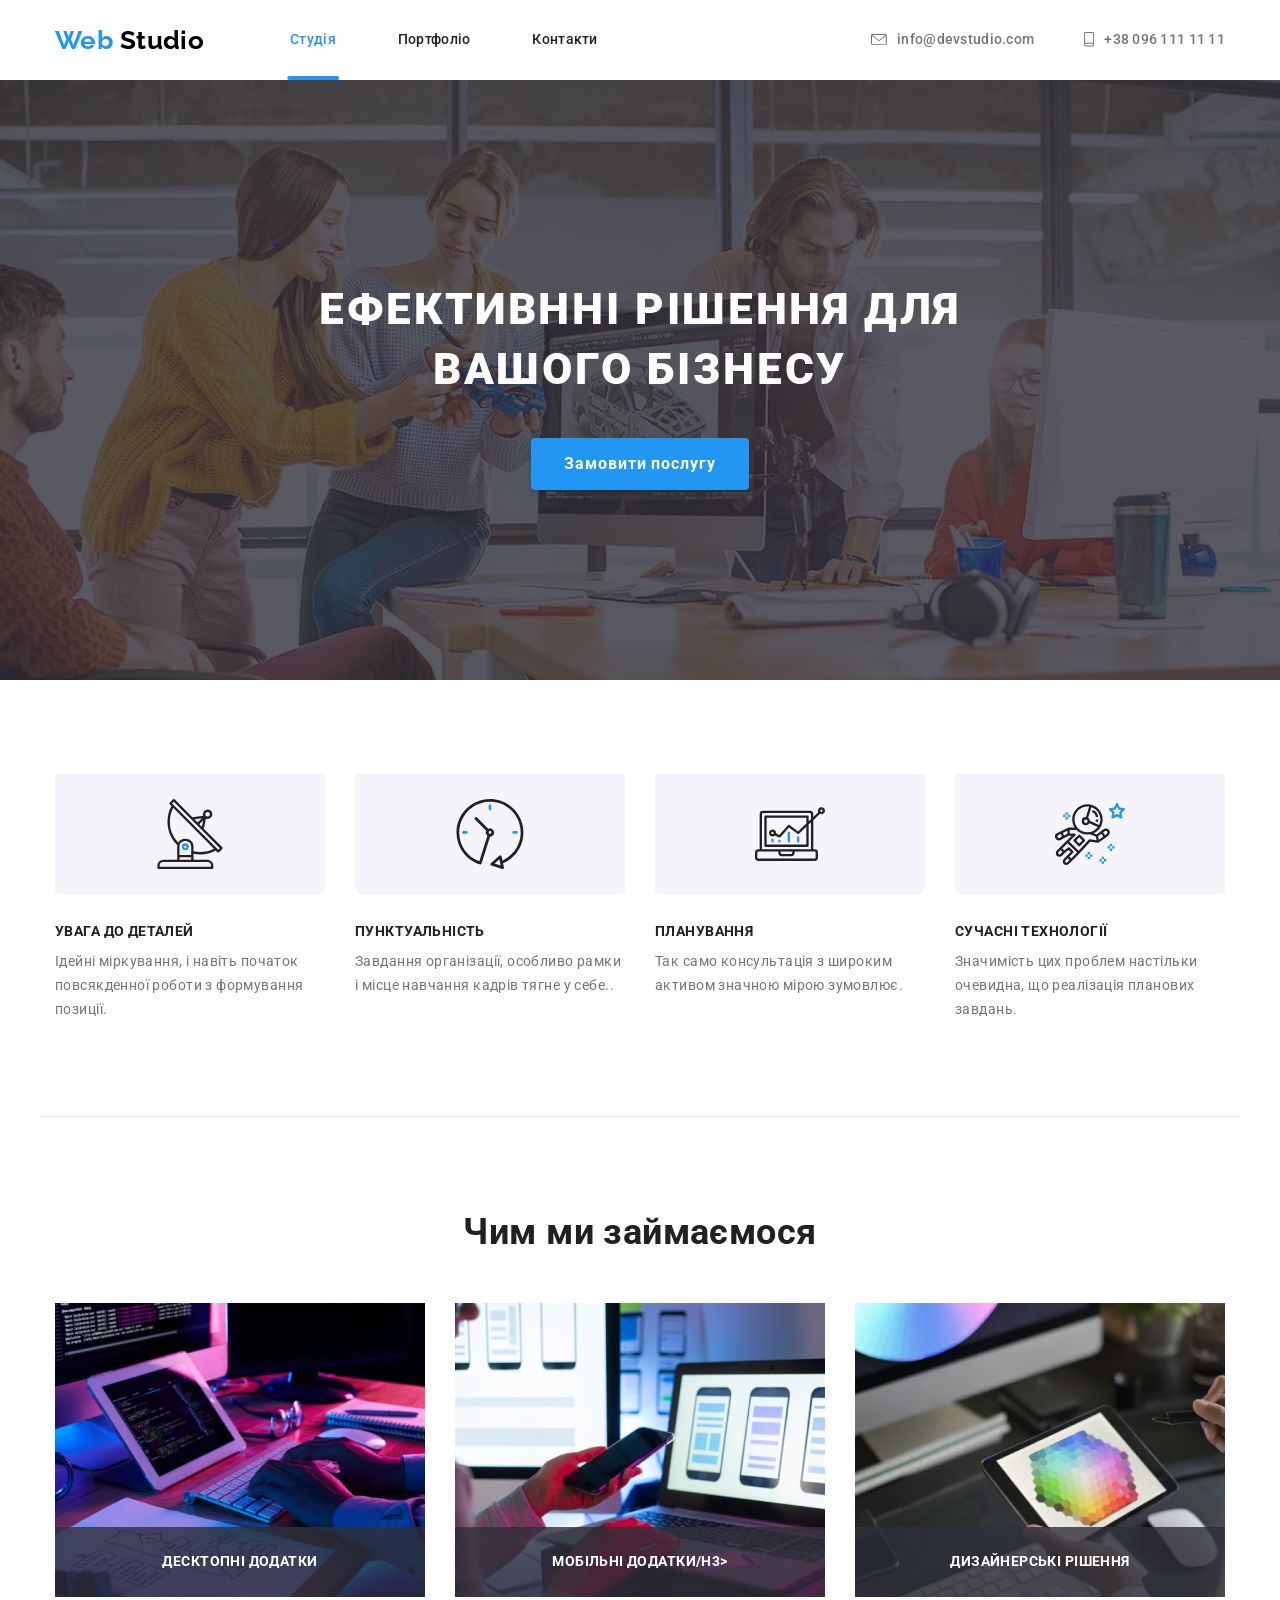
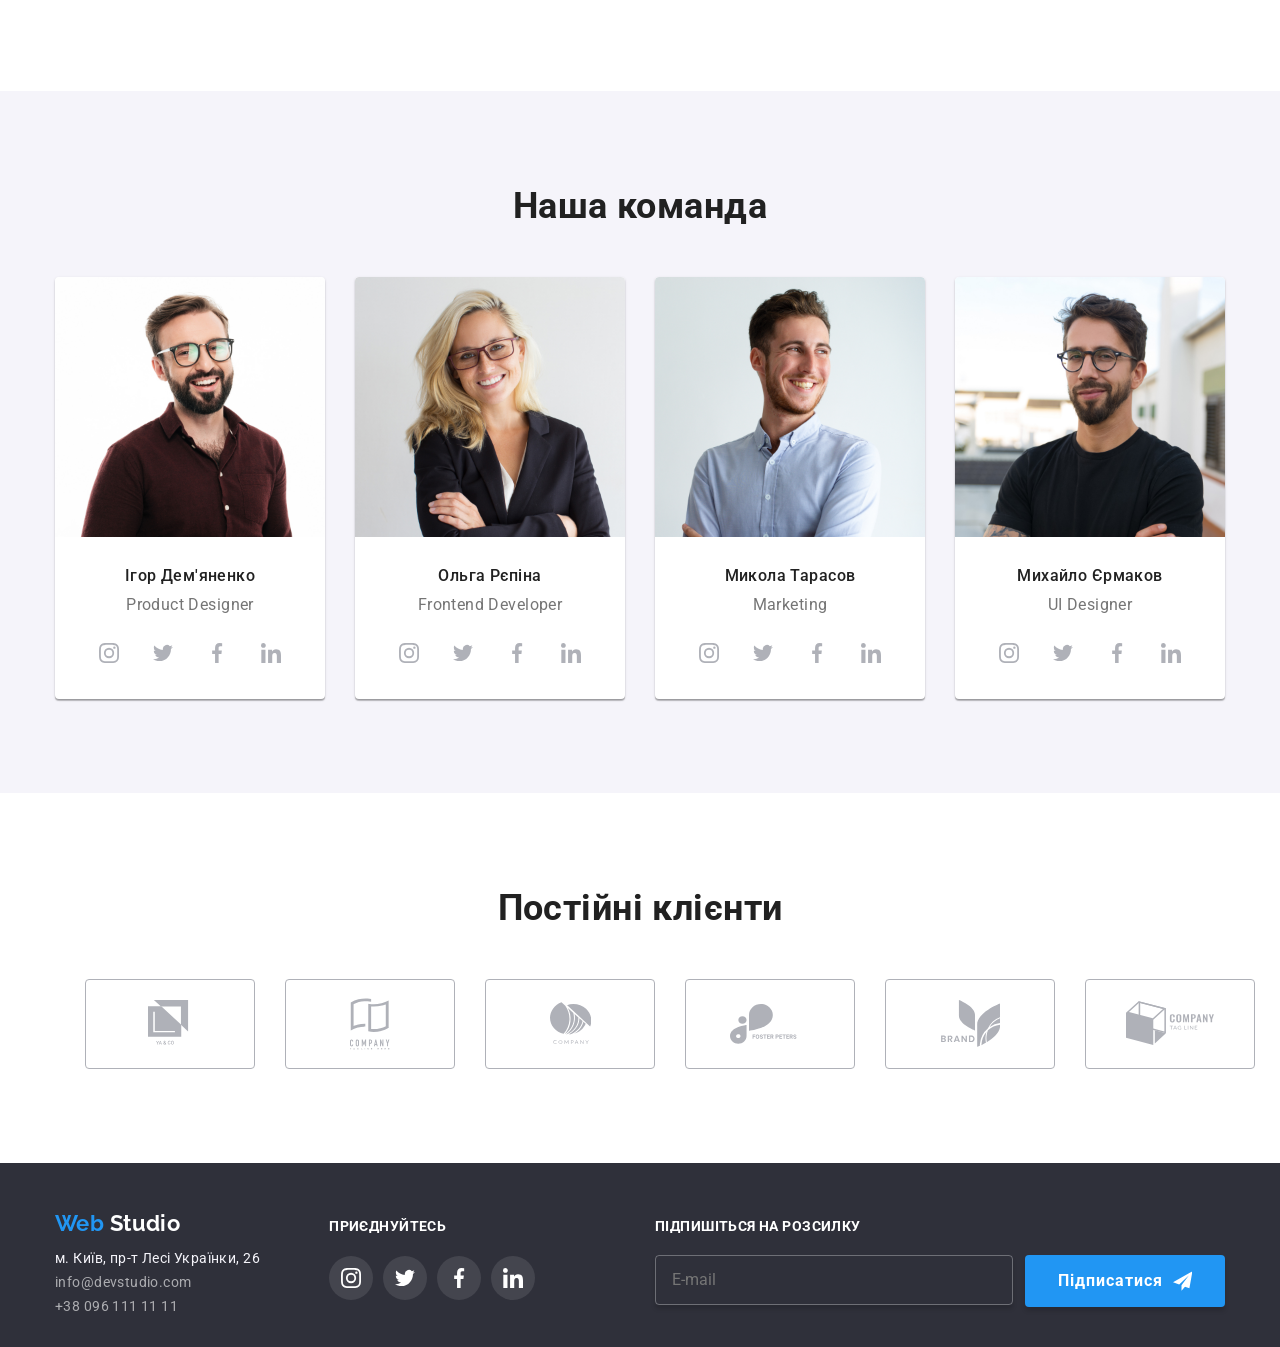
<file: index.html>
<!DOCTYPE html>
<html lang="uk">
  <head>
    <meta charset="UTF-8" />
    <meta name="viewport" content="width=device-width, initial-scale=1.0" />
    <title>Web Studio</title>
    <link
      href="https://fonts.googleapis.com/css2?family=Raleway:wght@700&family=Roboto:wght@400;500;700;900&display=swap"
      rel="stylesheet"
    />
    <link
      rel="stylesheet"
      href="https://cdnjs.cloudflare.com/ajax/libs/modern-normalize/0.6.0/modern-normalize.min.css"
    />
    <link rel="stylesheet" href="./css/common.css" />
    <link rel="stylesheet" href="./css/studio.css" />
  </head>
  <body>
    <!-- Шапка сторінки -->
    <header class="page-header">
      <div class="header-flex container">
        <nav class="nav-main">
          <a class="logo" href="./index.html"> <span>Web</span> Studio </a>
          <ul class="menu-list">
            <li class="item">
              <a class="menu-link current" href="./index.html">Студія</a>
            </li>
            <li class="item">
              <a class="menu-link" href="./portfolio.html">Портфоліо</a>
            </li>
            <li class="item">
              <a class="menu-link" href="#">Контакти</a>
            </li>
          </ul>
        </nav>
        <ul class="menu-contacts">
          <li class="item">
            <a class="contact-item" href="mailto:info@devstudio.com">
              <svg class="item-icon" width="16" height="11">
                <use href="./images/sprite.svg#icon-envelope"></use>
              </svg>
              info@devstudio.com
            </a>
          </li>
          <li class="item">
            <a class="contact-item" href="tel:380961111111">
              <svg class="item-icon" width="10" height="15">
                <use href="./images/sprite.svg#icon-telephone"></use>
              </svg>
              +38 096 111 11 11
            </a>
          </li>
        </ul>
      </div>
    </header>

    <!--Основний контент-->
    <main>
      <!-- Герой -->
      <section class="hero">
        <h1>ефективнні рішення для вашого бізнесу</h1>
        <button class="link-button" data-modal-open
          >Замовити послугу</button>
          
        <div class="backdrop is-hidden" data-modal>

          <div class="modal">

            <button class="modal-close" data-modal-close>
              <svg class="icon-md-close" width="11" height="11">
                <use href="./images/sprite.svg#icon-md-close">
                </use>
              </svg>
            </button>

            <b class="modal-title">
              Залиште свої дані, ми вам передзвонимо
            </b>

            <form class="modal-form" autocomplete="off">

              <ul class="modal-list-form">
                <li class="modal-field-item">
                  <input class="textfield" type="text" name="name" id="name" placeholder=" "/>
                  <label class=form-label for="name">Ім'я</label>
                  <svg class="form-icon" width="18" height="18">
                    <use href="./images/sprite.svg#icon-person"></use>
                  </svg>
                </li>
                <li class="modal-field-item">
                  <input class="textfield" type="tel" name="tel" id="tel" placeholder=" "/> 
                  <label class=form-label for="tel">Телефон</label>
                  <svg class="form-icon" width="18" height="18">
                    <use href="./images/sprite.svg#icon-phone"></use>
                  </svg>
                </li>
                <li class="modal-field-item">
                  <input class="textfield" type="email" name="email" id="mail" placeholder=" "/>
                  <label class=form-label for="mail">Пошта</label>
                  <svg class="form-icon" width="18" height="18">
                    <use href="./images/sprite.svg#icon-email"></use>
                  </svg>
                </li>
                <div class="comment-field">
                  <textarea class="comment" name="comment" id="comment" rows="8" placeholder=" "></textarea>
                  <label class=comment-label for="comment">Коментар</label>
                </div>
              </ul> 
            
              <label class="modal-consent">
              <input class="modal-checkbox" type="checkbox" name="policy">
              <span class="checkbox-icon"></span>
              <span>Погоджуюсь з розсилкою та приймаю умови договору <a class="modal-link-consent" href="#"> Умови договору</a></span>
              </label>
                
              <button class="link-button" type="submit">Відправити</button>

            </form>
          </div>
        </div>
      </section>

      <!--Студія-->
      <section class="benefits">
        <div class="container">
          <h2 class="visually-hidden">Наші переваги</h2>
          <ul class="benefits-list">
            <li class="item">
              <svg class="benefit-icon" width="70" height="70">
                <use href="./images/sprite.svg#icon-antena"></use>
              </svg>
              <h3>УВАГА ДО ДЕТАЛЕЙ</h3>
              <p>
                Ідейні міркування, і навіть початок повсякденної роботи з формування позиції.
              </p>
            </li>
            <li class="item">
              <svg class="benefit-icon" width="70" height="70">
                <use href="./images/sprite.svg#icon-clock"></use>
              </svg>
              <h3>ПУНКТУАЛЬНІСТЬ</h3>
              <p>
                Завдання організації, особливо рамки і місце навчання кадрів тягне у себе..
              </p>
            </li>
            <li class="item">
              <svg class="benefit-icon" width="70" height="70">
                <use href="./images/sprite.svg#icon-diagram"></use>
              </svg>
              <h3>ПЛАНУВАННЯ</h3>
              <p>
                Так само консультація з широким активом значною мірою зумовлює.
              </p>
            </li>
            <li class="item">
              <svg class="benefit-icon" width="70" height="70">
                <use href="./images/sprite.svg#icon-astronaut"></use>
              </svg>
              <h3>СУЧАСНІ ТЕХНОЛОГІЇ</h3>
              <p>
                Значимість цих проблем настільки очевидна, що реалізація планових завдань.
              </p>
            </li>
          </ul>
        </div>
      </section>

      <!--Розробки-->
      <section class="services">
        <div class="container">
          <h2>Чим ми займаємося</h2>
          <ul class="services-list">
            <li class="item">
              <img
                class="service-photo"
                src="./images/Operation/20141003144407.png"
                alt="Картинка Рабочего стола компьютера"
                width="370"
                height="294"
              />
              <h3>Десктопні додатки</h3>
            </li>
            <li class="item">
              <img
                class="service-photo"
                src="./images/Operation/stock-photo-cropped-shot-man-working-laptop.png"
                alt="Картинка экрана мобильного телефона"
                width="370"
                height="294"
              />
              <h3>Мобільні додатки/h3>
            </li>
            <li class="item">
              <img
                class="service-photo"
                src="./images/Operation/creative-graphic-designer-working-on-color-selection-and-drawing-on-graphics-tablet_28283-899.png"
                alt="Картинка Дизайнерских решений"
                width="370"
                height="294"
              />
              <h3>Дизайнерські рішення</h3>
            </li>
          </ul>
        </div>
      </section>

      <!--Наша команда-->
      <section class="team">
        <div class="container">
          <h2>Наша команда</h2>
          <ul class="team-list">
            <li class="member">
              <img
                class="team-photo"
                src="./images/Photo_Contacts/1.jpg"
                alt="Фото Джон Смит"
                width="270"
                height="260"
              />
              <h3>Ігор Дем'яненко</h3>
              <p>Product Designer</p>
              <ul class="socials-list">
                <li class="socials-item">
                  <a
                    class="socials-link"
                    href="#"
                    aria-label="Ссылка на Instagram"
                    target="_blank"
                  >
                    <svg class="socials-icon" width="20" height="20">
                      <use href="./images/sprite.svg#icon-instagram"></use>
                    </svg>
                    <span class="visually-hidden">Instagram</span>
                  </a>
                </li>
                <li class="socials-item">
                  <a
                    class="socials-link"
                    href="#"
                    aria-label="Ссылка на Twitter"
                    target="_blank"
                  >
                    <svg class="socials-icon" width="20" height="20">
                      <use href="./images/sprite.svg#icon-twitter"></use>
                    </svg>
                    <span class="visually-hidden">Twitter</span></a
                  >
                </li>
                <li class="socials-item">
                  <a
                    class="socials-link"
                    href="#"
                    aria-label="Ссылка на Facebook"
                    target="_blank"
                  >
                    <svg class="socials-icon" width="20" height="20">
                      <use href="./images/sprite.svg#icon-facebook"></use>
                    </svg>
                    <span class="visually-hidden">Facebook</span></a
                  >
                </li>
                <li class="socials-item">
                  <a
                    class="socials-link"
                    href="#"
                    aria-label="Ссылка на LinkedIn"
                    target="_blank"
                  >
                    <svg class="socials-icon" width="20" height="20">
                      <use href="./images/sprite.svg#icon-linkedin"></use>
                    </svg>
                    <span class="visually-hidden">LinkedIn</span></a
                  >
                </li>
              </ul>
            </li>
            <li class="member">
              <img
                class="team-photo"
                src="./images/Photo_Contacts/2.jpg"
                alt="Фото Марта Стюарт"
                width="270"
                height="260"
              />
              <h3>Ольга Рєпіна</h3>
              <p>Frontend Developer</p>
              <ul class="socials-list">
                <li class="socials-item">
                  <a
                    class="socials-link"
                    href="#"
                    aria-label="Ссылка на Instagram"
                    target="_blank"
                  >
                    <svg class="socials-icon" width="20" height="20">
                      <use href="./images/sprite.svg#icon-instagram"></use>
                    </svg>
                    <span class="visually-hidden">Instagram</span>
                  </a>
                </li>
                <li class="socials-item">
                  <a
                    class="socials-link"
                    href="#"
                    aria-label="Ссылка на Twitter"
                    target="_blank"
                  >
                    <svg class="socials-icon" width="20" height="20">
                      <use href="./images/sprite.svg#icon-twitter"></use>
                    </svg>
                    <span class="visually-hidden">Twitter</span></a
                  >
                </li>
                <li class="socials-item">
                  <a
                    class="socials-link"
                    href="#"
                    aria-label="Ссылка на Facebook"
                    target="_blank"
                  >
                    <svg class="socials-icon" width="20" height="20">
                      <use href="./images/sprite.svg#icon-facebook"></use>
                    </svg>
                    <span class="visually-hidden">Facebook</span></a
                  >
                </li>
                <li class="socials-item">
                  <a
                    class="socials-link"
                    href="#"
                    aria-label="Ссылка на LinkedIn"
                    target="_blank"
                  >
                    <svg class="socials-icon" width="20" height="20">
                      <use href="./images/sprite.svg#icon-linkedin"></use>
                    </svg>
                    <span class="visually-hidden">LinkedIn</span></a
                  >
                </li>
              </ul>
            </li>
            <li class="member">
              <img
                class="team-photo"
                src="./images/Photo_Contacts/3.jpg"
                alt="Фото Роберт Якис"
                width="270"
                height="260"
              />
              <h3>Микола Тарасов</h3>
              <p>Marketing</p>
              <ul class="socials-list">
                <li class="socials-item">
                  <a
                    class="socials-link"
                    href="#"
                    aria-label="Ссылка на Instagram"
                    target="_blank"
                  >
                    <svg class="socials-icon" width="20" height="20">
                      <use href="./images/sprite.svg#icon-instagram"></use>
                    </svg>
                    <span class="visually-hidden">Instagram</span>
                  </a>
                </li>
                <li class="socials-item">
                  <a
                    class="socials-link"
                    href="#"
                    aria-label="Ссылка на Twitter"
                    target="_blank"
                  >
                    <svg class="socials-icon" width="20" height="20">
                      <use href="./images/sprite.svg#icon-twitter"></use>
                    </svg>
                    <span class="visually-hidden">Twitter</span></a
                  >
                </li>
                <li class="socials-item">
                  <a
                    class="socials-link"
                    href="#"
                    aria-label="Ссылка на Facebook"
                    target="_blank"
                  >
                    <svg class="socials-icon" width="20" height="20">
                      <use href="./images/sprite.svg#icon-facebook"></use>
                    </svg>
                    <span class="visually-hidden">Facebook</span></a
                  >
                </li>
                <li class="socials-item">
                  <a
                    class="socials-link"
                    href="#"
                    aria-label="Ссылка на LinkedIn"
                    target="_blank"
                  >
                    <svg class="socials-icon" width="20" height="20">
                      <use href="./images/sprite.svg#icon-linkedin"></use>
                    </svg>
                    <span class="visually-hidden">LinkedIn</span></a
                  >
                </li>
              </ul>
            </li>
            <li class="member">
              <img
                class="team-photo"
                src="./images/Photo_Contacts/4.jpg"
                alt="Фото Мартин Дое"
                width="270"
                height="260"
              />
              <h3>Михайло Єрмаков</h3>
              <p>UI Designer</p>
              <ul class="socials-list">
                <li class="socials-item">
                  <a
                    class="socials-link"
                    href="#"
                    aria-label="Ссылка на Instagram"
                    target="_blank"
                  >
                    <svg class="socials-icon" width="20" height="20">
                      <use href="./images/sprite.svg#icon-instagram"></use>
                    </svg>
                    <span class="visually-hidden">Instagram</span>
                  </a>
                </li>
                <li class="socials-item">
                  <a
                    class="socials-link"
                    href="#"
                    aria-label="Ссылка на Twitter"
                    target="_blank"
                  >
                    <svg class="socials-icon" width="20" height="20">
                      <use href="./images/sprite.svg#icon-twitter"></use>
                    </svg>
                    <span class="visually-hidden">Twitter</span></a
                  >
                </li>
                <li class="socials-item">
                  <a
                    class="socials-link"
                    href="#"
                    aria-label="Ссылка на Facebook"
                    target="_blank"
                  >
                    <svg class="socials-icon" width="20" height="20">
                      <use href="./images/sprite.svg#icon-facebook"></use>
                    </svg>
                    <span class="visually-hidden">Facebook</span></a
                  >
                </li>
                <li class="socials-item">
                  <a
                    class="socials-link"
                    href=" №"
                    aria-label="Ссылка на LinkedIn"
                    target="_blank"
                  >
                    <svg class="socials-icon" width="20" height="20">
                      <use href="./images/sprite.svg#icon-linkedin"></use>
                    </svg>
                    <span class="visually-hidden">LinkedIn</span></a
                  >
                </li>
              </ul>
            </li>
          </ul>
        </div>
      </section>

      <!--Постійні клієнти-->
      <section class="customers">
        <div class="container">
          <h2>Постійні клієнти</h2>
          <ul class="customers-list">
            <li class="client-tittle">
              <a
                class="client-link"
                href="#"
                aria-label="Ссылка на Клиента1"
                target="_blank"
              >
                <svg class="client-icon" width="44" height="49">
                  <use href="./images/sprite.svg#icon-Client1"></use>
                </svg>
              </a>
            </li>
            <li class="client-tittle">
              <a
                class="client-link"
                href="#"
                aria-label="Ссылка на Клиента2"
                target="_blank"
              >
                <svg class="client-icon" width="40" height="52">
                  <use href="./images/sprite.svg#icon-Client2"></use>
                </svg>
              </a>
            </li>
            <li class="client-tittle">
              <a
                class="client-link"
                href="#"
                aria-label="Ссылка на Клиента3"
                target="_blank"
              >
                <svg class="client-icon" width="41" height="43">
                  <use href="./images/sprite.svg#icon-Client3"></use>
                </svg>
              </a>
            </li>
            <li class="client-tittle">
              <a
                class="client-link"
                href="#"
                aria-label="Ссылка на Клиента4"
                target="_blank"
              >
                <svg class="client-icon" width="80" height="42">
                  <use href="./images/sprite.svg#icon-Client4"></use>
                </svg>
              </a>
            </li>
            <li class="client-tittle">
              <a
                class="client-link"
                href="#"
                aria-label="Ссылка на Клиента5"
                target="_blank"
              >
                <svg class="client-icon" width="59" height="47">
                  <use href="./images/sprite.svg#icon-Client5"></use>
                </svg>
              </a>
            </li>
            <li class="client-tittle">
              <a
                class="client-link"
                href="#"
                aria-label="Ссылка на Клиента6"
                target="_blank"
              >
                <svg class="client-icon" width="88" height="45">
                  <use href="./images/sprite.svg#icon-Client6"></use>
                </svg>
              </a>
            </li>
          </ul>
        </div>
      </section>
    </main>

    <!-- Підвал -->

    <footer>
      <!--Контакти-->
      <div class="container footer-flex">
        <div class="footer-contacts">
          <h2 class="visually-hidden">Контакти студії</h2>
          <a class="logo" href="./index.html"> <span>Web</span> Studio </a>
          <address class="adress-location">
            м. Київ, пр-т Лесі Українки, 26
          </address>
          <address class="adress-contacts">
            <a class="item" href="mailto:info@devstudio.com"
              >info@devstudio.com</a
            >
            <br />
            <a class="item" href="tel:380961111111">+38 096 111 11 11</a>
          </address>
        </div>
        <!--Социальные сети-->
        <div class="socials">
          <h2 class="visually-hidden">Посилання на соціальні мережі студії</h2>
          <h3 class="title"><b>приєднуйтесь</b></h3>
          <ul class="socials-list">
            <li class="socials-item">
              <a
                class="socials-link"
                href="№"
                aria-label="Ссылка на Instagram"
                target="_blank"
              >
                <svg class="socials-icon" width="20" height="20">
                  <use href="./images/sprite.svg#icon-instagram"></use>
                </svg>
                <span class="visually-hidden">
                  Інстаграм
                </span>
              </a>
            </li>
            <li class="socials-item">
              <a
                class="socials-link"
                href="№"
                aria-label="Ссылка на Twitter"
                target="_blank"
              >
                <svg class="socials-icon" width="20" height="20">
                  <use href="./images/sprite.svg#icon-twitter"></use>
                </svg>
                <span class="visually-hidden">
                  Твіттер
                </span>
              </a>
            </li>
            <li class="socials-item">
              <a
                class="socials-link"
                href="№"
                aria-label="Ссылка на Facebook"
                target="_blank"
              >
                <svg class="socials-icon" width="20" height="20">
                  <use href="./images/sprite.svg#icon-facebook"></use>
                </svg>
                <span class="visually-hidden">
                  Фейсбук
                </span>
              </a>
            </li>
            <li class="socials-item">
              <a
                class="socials-link"
                href="№"
                aria-label="Ссылка на LinkedIn"
                target="_blank"
              >
                <svg class="socials-icon" width="20" height="20">
                  <use href="./images/sprite.svg#icon-linkedin"></use>
                </svg>
                <span class="visually-hidden">
                  Лінкедин
                  <svg class="socials-icon" width="20" height="20">
                    <use href="./images/sprite.svg#icon-instagram"></use>
                  </svg>
                </span>
              </a>
            </li>
          </ul>
        </div>
        <!--Форма підписки-->
        <div class="subscribe">
          
          <h2 class="visually-hidden">Форма підписки</h2>
          <h3><b>Підпишіться на розсилку</b></h3>

          <form class="modal-form" autocomplete="off">
            <div class="footer-form">
              <label for="mail"></label>
              <input type="email" name="email" id="mail" placeholder="E-mail" />
              <button class="link-button" type="submit">Підписатися
                <svg class="subscribe-icon" width="24" height="24">
                  <use href="./images/sprite.svg#icon-send"></use>
                </svg>
              </button>
            </div>
          </form>
        </div>
      </div>
    </footer>
  </body>
</html>
</file>
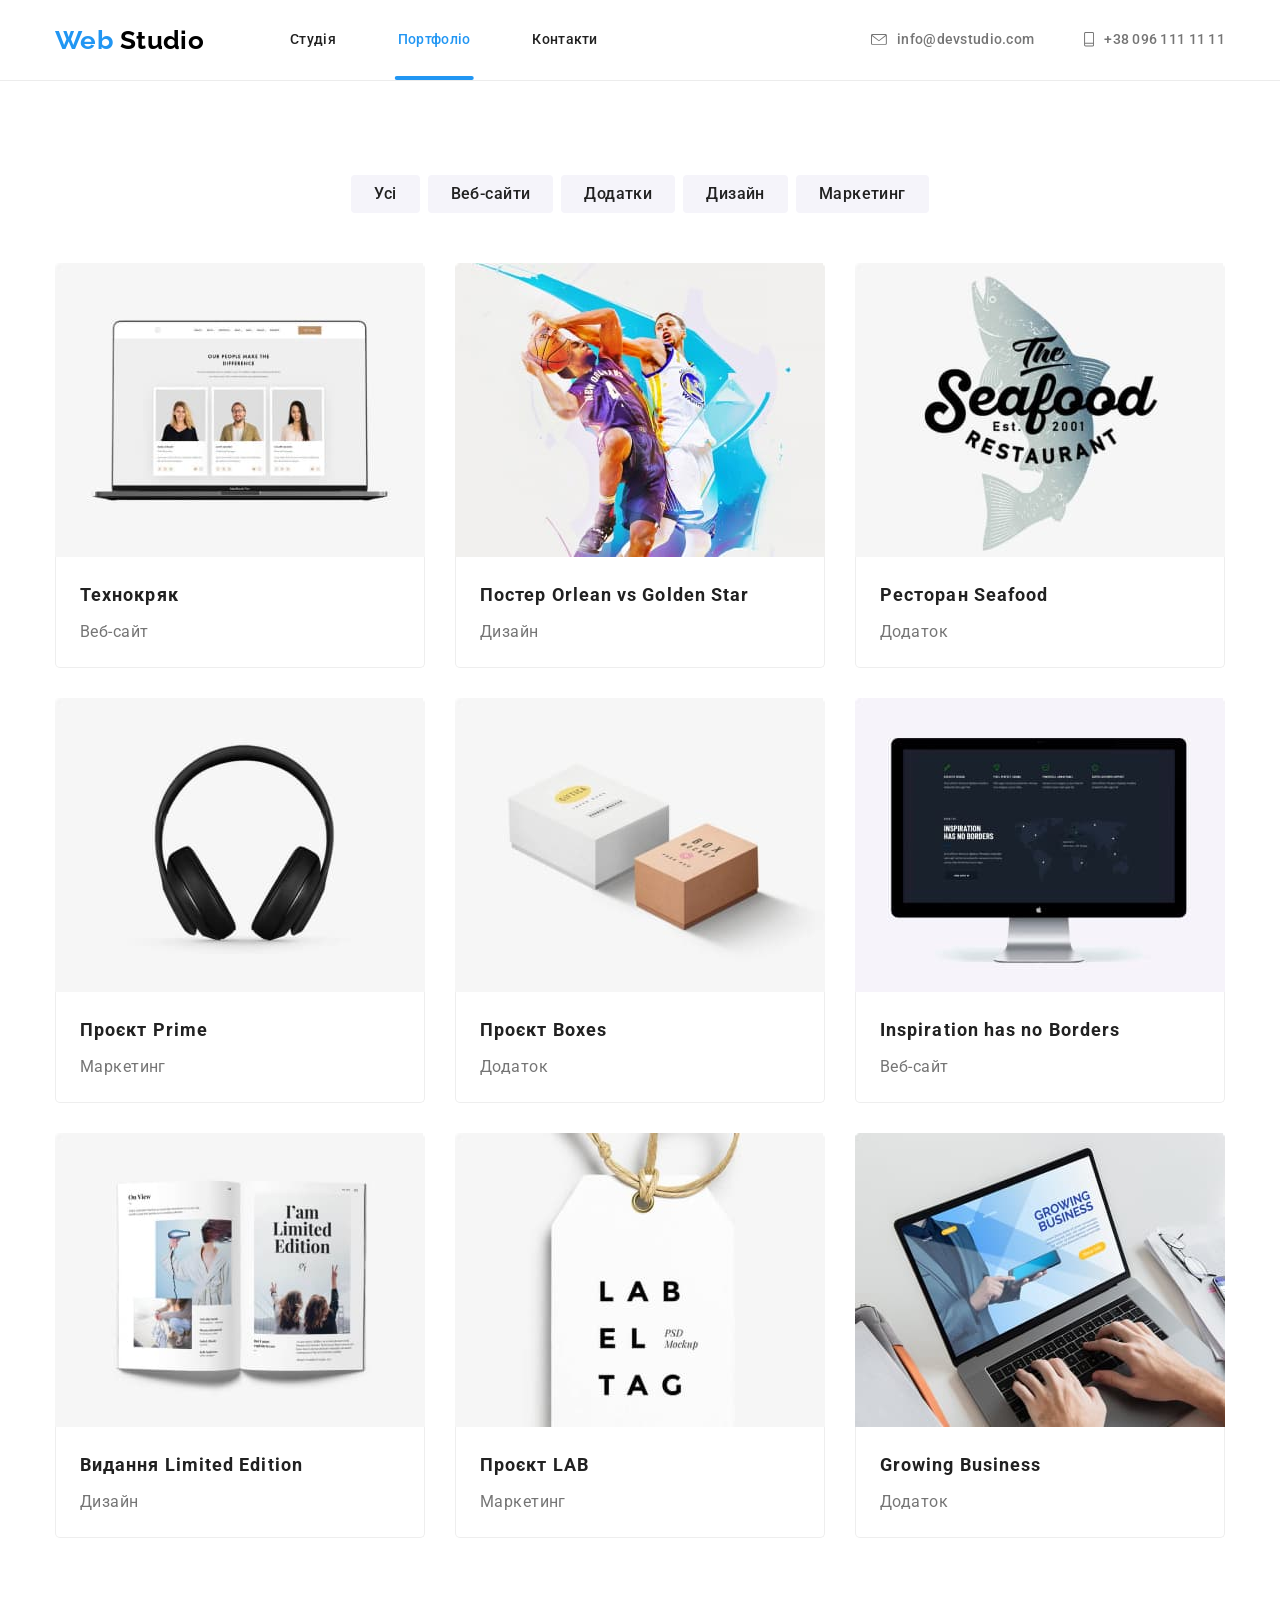
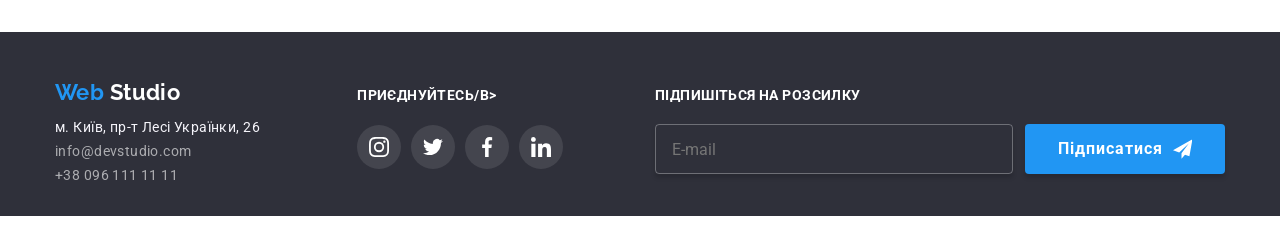
<file: portfolio.html>
<!DOCTYPE html>
<html lang="en">
  <head>
    <meta charset="UTF-8" />
    <meta name="viewport" content="width=device-width, initial-scale=1.0" />
    <title>Portfolio</title>
    <link
      href="https://fonts.googleapis.com/css2?family=Raleway:wght@700&family=Roboto:wght@400;500;700;900&display=swap"
      rel="stylesheet"
    />
    <link
      rel="stylesheet"
      href="https://cdnjs.cloudflare.com/ajax/libs/modern-normalize/0.6.0/modern-normalize.min.css"
    />
    <link rel="stylesheet" href="./css/common.css" />
    <link rel="stylesheet" href="./css/porfolio.css" />
  </head>
  <body>
    <!-- Шапка стрінки -->
    <header class="page-header accent">
      <div class="header-flex container">
        <nav class="nav-main">
          <a class="logo" href="./index.html"> <span>Web</span> Studio </a>
          <ul class="menu-list">
            <li class="item">
              <a class="menu-link" href="./index.html">Студія</a>
            </li>
            <li class="item">
              <a class="menu-link current" href="./portfolio.html">Портфоліо</a>
            </li>
            <li class="item">
              <a class="menu-link" href="#">Контакти</a>
            </li>
          </ul>
        </nav>
        <ul class="menu-contacts">
          <li class="item">
            <a class="contact-item" href="mailto:info@devstudio.com">
              <svg class="item-icon" width="16" height="11">
                <use href="./images/sprite.svg#icon-envelope"></use>
              </svg>
              info@devstudio.com
            </a>
          </li>
          <li class="item">
            <a class="contact-item" href="tel:380961111111">
              <svg class="item-icon" width="10" height="15">
                <use href="./images/sprite.svg#icon-telephone"></use>
              </svg>
              +38 096 111 11 11
            </a>
          </li>
        </ul>
      </div>
    </header>
    <!--Основний контент-->
    <main>
      <!-- Фільтри робіт -->
      <section>
        <div class="container">
          <h1 class="visually-hidden">Сторінка Портфоліо</h1>
          <ul class="filters">
            <li class="item"><button type="button">Усі</button></li>
            <li class="item"><button type="button">Веб-сайти</button></li>
            <li class="item"><button type="button">Додатки</button></li>
            <li class="item"><button type="button">Дизайн</button></li>
            <li class="item"><button type="button">Маркетинг</button></li>
          </ul>
          <!-- Роботи -->
          <ul class="work-examples">
            <li class="example">
              <a class="work-link" href="#">
                <div class="overlay">
                  <img
                    src="./images/portfolio/Technocryak.jpg"
                    alt="Фото монітора з сайтом"
                    width="370"
                    height="294"
                  />
                  <p class="hover-text">
                    Ресурс пропонує комплексні пропозиції з різним рівнем функціоналу та сервісів. Все це дозволить відвідувачу отримати вичерпні відомості про компанію чи приватну особу.
                  </p>
                </div>
                <div class="example-content">
                  <h2>Технокряк</h2>
                  <p>Веб-сайт</p>
                </div>
              </a>
            </li>
            <li class="example">
              <a class="work-link" href="#">
                <div class="overlay">
                  <img
                    src="./images/portfolio/poster-new-dream.jpg"
                    alt="Два гравця НБА борються за м'яч"
                    width="370"
                    height="294"
                  />
                  <p class="hover-text">
                    Ресурс пропонує комплексні пропозиції з різним рівнем функціоналу та сервісів. Все це дозволить відвідувачу отримати вичерпні відомості про компанію чи приватну особу.
                  </p>
                </div>
                <div class="example-content">
                  <h2>Постер <span lang="en"> Orlean vs Golden Star</span></h2>
                  <p>Дизайн</p>
                </div>
              </a>
            </li>
            <li class="example">
              <a class="work-link" href="#">
                <div class="overlay">
                  <img
                    src="./images/portfolio/seafood.jpg"
                    alt="Логотип ресторана Seafood"
                    width="370"
                    height="294"
                  />
                  <p class="hover-text">
                    Ресурс пропонує комплексні пропозиції з різним рівнем функціоналу та сервісів. Все це дозволить відвідувачу отримати вичерпні відомості про компанію чи приватну особу.
                  </p>
                </div>
                <div class="example-content">
                  <h2>Ресторан <span lang="en">Seafood</span></h2>
                  <p>Додаток</p>
                </div>
              </a>
            </li>
            <li class="example">
              <a class="work-link" href="#">
                <div class="overlay">
                  <img
                    src="./images/portfolio/prime-project.jpg"
                    alt="Чорні наушники"
                    width="370"
                    height="294"
                  />
                  <p class="hover-text">
                    Ресурс пропонує комплексні пропозиції з різним рівнем функціоналу та сервісів. Все це дозволить відвідувачу отримати вичерпні відомості про компанію чи приватну особу.
                  </p>
                </div>
                <div class="example-content">
                  <h2>Проєкт <span lang="en">Prime</span></h2>
                  <p>Маркетинг</p>
                </div>
              </a>
            </li>
            <li class="example">
              <a class="work-link" href="#">
                <div class="overlay">
                  <img
                    src="./images/portfolio/boxes-project.jpg"
                    alt="Картинка дві коробки сірого та білого кольору"
                    width="370"
                    height="294"
                  />
                  <p class="hover-text">
                    Ресурс пропонує комплексні пропозиції з різним рівнем функціоналу та сервісів. Все це дозволить відвідувачу отримати вичерпні відомості про компанію чи приватну особу.
                  </p>
                </div>
                <div class="example-content">
                  <h2>Проєкт <span lang="en">Boxes</span></h2>
                  <p>Додаток</p>
                </div>
              </a>
            </li>
            <li class="example">
              <a class="work-link" href="#">
                <div class="overlay">
                  <img
                    src="./images/portfolio/inspiration.jpg"
                    alt="Картирка відкритого сайту на iMac"
                    width="370"
                    height="294"
                  />
                  <p class="hover-text">
                    Ресурс пропонує комплексні пропозиції з різним рівнем функціоналу та сервісів. Все це дозволить відвідувачу отримати вичерпні відомості про компанію чи приватну особу.
                  </p>
                </div>
                <div class="example-content">
                  <h2 lang="en">Inspiration has no Borders</h2>
                  <p>Веб-сайт</p>
                </div>
              </a>
            </li>
            <li class="example">
              <a class="work-link" href="#">
                <div class="overlay">
                  <img
                    src="./images/portfolio/limited-edition.jpg"
                    alt="Картинка відкритого журнала"
                    width="370"
                  />
                  <p class="hover-text">
                    Ресурс пропонує комплексні пропозиції з різним рівнем функціоналу та сервісів. Все це дозволить відвідувачу отримати вичерпні відомості про компанію чи приватну особу.
                  </p>
                </div>
                <div class="example-content">
                  <h2>Видання <span lang="en">Limited Edition</span></h2>
                  <p>Дизайн</p>
                </div>
              </a>
            </li>
            <li class="example">
              <a class="work-link" href="#">
                <div class="overlay">
                  <img
                    src="./images/portfolio/lab-project.jpg"
                    alt="Фото бирки с лого компании ЛАБ"
                    width="370"
                    height="294"
                  />
                  <p class="hover-text">
                    Ресурс пропонує комплексні пропозиції з різним рівнем функціоналу та сервісів. Все це дозволить відвідувачу отримати вичерпні відомості про компанію чи приватну особу.
                  </p>
                </div>
                <div class="example-content">
                  <h2>Проєкт <span lang="en">LAB</span></h2>
                  <p>Маркетинг</p>
                </div>
              </a>
            </li>
            <li class="example">
              <a class="work-link" href="#">
                <div class="overlay">
                  <img
                    src="./images/portfolio/growing-bussines.jpg"
                    alt="Фото відкритого Macbook з сайтом компанії"
                    width="370"
                    height="294"
                  />
                  <p class="hover-text">
                    Ресурс пропонує комплексні пропозиції з різним рівнем функціоналу та сервісів. Все це дозволить відвідувачу отримати вичерпні відомості про компанію чи приватну особу.
                  </p>
                </div>
                <div class="example-content">
                  <h2><span lang="en">Growing Business</span></h2>
                  <p>Додаток</p>
                </div>
              </a>
            </li>
          </ul>
        </div>
      </section>
    </main>
    <!-- Підвал -->
    <footer>
      <!--Контакти-->
      <div class="container footer-flex">
        <div class="footer-contacts">
          <h2 class="visually-hidden">Контакти студії</h2>
          <a class="logo" href="./index.html"> <span>Web</span> Studio </a>
          <address class="adress-location">
            м. Київ, пр-т Лесі Українки, 26
          </address>
          <address class="adress-contacts">
            <a class="item" href="mailto:info@devstudio.com"
              >info@devstudio.com</a
            >
            <br />
            <a class="item" href="tel:380961111111">+38 096 111 11 11</a>
          </address>
        </div>
        <!--Соціальні мережі-->
        <div class="socials">
          <h2 class="visually-hidden">Посилання на соціальні мережі студії</h2>
          <h3 class="title"><b>приєднуйтесь/b></h3>
          <ul class="socials-list">
            <li class="socials-item">
              <a
                class="socials-link"
                href="№"
                aria-label="Посилання на Instagram"
                target="_blank"
              >
                <svg class="socials-icon" width="20" height="20">
                  <use href="./images/sprite.svg#icon-instagram"></use>
                </svg>
                <span class="visually-hidden">
                  Інстаграм
                </span>
              </a>
            </li>
            <li class="socials-item">
              <a
                class="socials-link"
                href="№"
                aria-label="Посилання на Twitter"
                target="_blank"
              >
                <svg class="socials-icon" width="20" height="20">
                  <use href="./images/sprite.svg#icon-twitter"></use>
                </svg>
                <span class="visually-hidden">
                  Твіттер
                </span>
              </a>
            </li>
            <li class="socials-item">
              <a
                class="socials-link"
                href="№"
                aria-label="Посилання на Facebook"
                target="_blank"
              >
                <svg class="socials-icon" width="20" height="20">
                  <use href="./images/sprite.svg#icon-facebook"></use>
                </svg>
                <span class="visually-hidden">
                  Фейсбук
                </span>
              </a>
            </li>
            <li class="socials-item">
              <a
                class="socials-link"
                href="№"
                aria-label="Посилання на LinkedIn"
                target="_blank"
              >
                <svg class="socials-icon" width="20" height="20">
                  <use href="./images/sprite.svg#icon-linkedin"></use>
                </svg>
                <span class="visually-hidden">
                  Лінкедин
                  <svg class="socials-icon" width="20" height="20">
                    <use href="./images/sprite.svg#icon-instagram"></use>
                  </svg>
                </span>
              </a>
            </li>
          </ul>
        </div>
        <!--Форма підписки-->
        <div class="subscribe">
          <h2 class="visually-hidden">Форма підписки</h2>
          <h3><b>Підпишіться на розсилку</b></h3>

          <form class="modal-form" autocomplete="off">
            <div class="footer-form">
              <label for="mail"></label>
              <input type="email" name="email" id="mail" placeholder="E-mail" />
              <button class="link-button" type="submit">
                Підписатися
                <svg class="subscribe-icon" width="24" height="24">
                  <use href="./images/sprite.svg#icon-send"></use>
                </svg>
              </button>
            </div>
          </form>
        </div>
      </div>
      </p>
    </footer>
  </body>
</html>
</file>
<file: css/common.css>
:root {
  --primary-background-color: #ffffff;
  --secondary-background-color: #f5f4fa;
  --primary-text-color: #757575;
  --primary-hover-color: #2196f3;
  --secondary-text-color: #212121;
}

body {
  background-color: var(--primary-background-color);

  font-family: 'Roboto', sans-serif;
  font-style: normal;
  font-weight: 400;
  font-size: 14px;
  line-height: 1.14;
  letter-spacing: 0.03em;
}

ul {
  margin: 0;
  padding: 0;
  list-style: none;
}

h2 {
  margin: 0;
  margin-bottom: 50px;
  padding: 0;

  color: var(--secondary-text-color);
  font-weight: 700;
  font-size: 36px;
  line-height: 1.17;
  text-align: center;
}
h3 {
  margin: 0;
  padding: 0;

  color: var(--primary-background-color);
  text-transform: uppercase;
  font-weight: 700;
  font-size: 14px;
}
.visually-hidden {
  position: absolute;
  width: 1px;
  height: 1px;
  margin: -1px;
  border: 0;
  padding: 0;
  clip: rect(0 0 0 0);
  overflow: hidden;
}

.container {
  width: 1200px;
  padding-left: 15px;
  padding-right: 15px;
  margin-left: auto;
  margin-right: auto;
  padding-top: 94px;
  padding-bottom: 94px;
}

img {
  display: block;
  max-width: 100%;
  height: auto;
}

.header-flex {
  padding-top: 0px;
  padding-bottom: 0px;
}

.logo {
  margin-right: 80px;

  font-family: 'Raleway', sans-serif;
  color: black; 
  font-weight: 700;
  font-size: 26px;
  line-height: 1.19;
  text-decoration: none;
}

.logo span {
  color: var(--primary-hover-color);
}

/*Site menu and contacts*/

.menu-link,
.contact-item {
  margin-bottom: 0px;
  color: var(--secondary-text-color);
  text-decoration: none;
  font-weight: 500;
  letter-spacing: 0.02em;
  transition: color 250ms cubic-bezier(0.4, 0, 0.2, 1);
}
.menu-link {
  display: block;
  padding-top: 32px;
  padding-bottom: 32px;
  padding-left: 6px;
  padding-right: 6px;
}

.menu-link:hover,
.menu-link:focus,
.contact-item:hover,
.contact-item:focus {
  color: var(--primary-hover-color);
}
.menu-list > .item {
  position: relative;
}
.current {
  color: var(--primary-hover-color);
}
.current::before {
  content: '';
  position: absolute;
  display: iblock;
  bottom: -2.5%;
  left: 50%;
  transform: translate(-50%, -50%);
  width: calc(100% - 6px);
  height: 4px;

  background-color: #2196f3;
  border-radius: 2px;
}

.contact-item {
  display: block;
  color: var(--primary-text-color);
  padding-top: 32px;
  padding-bottom: 32px;
}

.header-flex,
.nav-main,
.menu-contacts,
.menu-list {
  display: flex;
  align-items: center;
}
.menu-list .item:not(:last-child),
.menu-contacts .item:not(:last-child) {
  margin-right: 50px;
}
.menu-contacts {
  margin-left: auto;
}
.contact-item {
  display: flex;
  align-items: center;
}

.item-icon {
  fill: currentColor;
  margin-right: 10px;
  transition: fill 250ms cubic-bezier(0.4, 0, 0.2, 1);
}
.item-icon:hover {
  fill: var(--primary-hover-color);
}

.link-button {
  display: inline-block;
  border: 1px solid transparent;
  padding: 10px 32px;
  min-width: 200px;
  min-height: 50px;
  box-shadow: 0px 4px 4px rgba(0, 0, 0, 0.15);
  border-radius: 4px;
  cursor: pointer;

  color: var(--primary-background-color);
  background-color: var(--primary-hover-color);
  outline: none;

  font-weight: 700;
  font-size: 16px;
  line-height: 1.87;
  text-decoration: none;
  text-align: center;
  letter-spacing: 0.06em;
}
.link-button:focus,
.link-button:active {
  border: 0.5px groove var(--secondary-background-color);
}


footer {
  background-color: #2f303a;
}

footer .title {
  margin-bottom: 21px;
}
b {
  display: block;
  margin-bottom: 20px;
  font-weight: 700;
  font-size: 14px;
}
.footer-flex {
  display: flex;
  align-items: baseline;
  justify-content: space-between;

  padding-top: 48px;
  padding-bottom: 0px;
}


footer .logo {
  display: inline-block;
  margin-bottom: 10px;
  color: var(--primary-background-color);
  font-size: 22px;
  line-height: 1.18;
}

.adress-location {
  color: var(--secondary-background-color);
  font-style: normal;
  line-height: 1.71;
}
.footer-contacts {
  margin-bottom: 28px;
  margin-right: 69px;
}

.adress-contacts > .item {
  margin-bottom: 10px;

  color: rgba(255, 255, 255, 0.6);
  font-style: normal;
  line-height: 1.71;
  text-decoration: none;
}

.socials-list {
  display: flex;
  align-content: space-between;
  min-width: 270px;
}
.socials-item:not(:nth-last-child(1)) {
  margin-right: 10px;
}
.socials-link {
  display: block;
  height: 44px;
  width: 44px;
  padding: 12px;

  background-color: rgba(255, 255, 255, 0.1);
  border-radius: 50%;

  transition: background-color 250ms cubic-bezier(0.4, 0, 0.2, 1);
}
.socials-link:hover,
.socials-link:focus {
  background-color: var(--primary-hover-color);
  cursor: pointer;
}
.socials-icon {
  fill: var(--primary-background-color);
}

.subscribe {
  margin-left: auto;
}
.footer-form > .link-button {
  display: flex;
  align-items: center;
}
.subscribe-icon {
  display: inline-block;
  margin-left: 10px;
}
.footer-form {
  display: flex;
  width: 570px;
  flex-direction: row;
  justify-content: space-between;
}

.footer-form input[type='email'] {
  min-width: 358px;
  height: 50px;
  margin-right: 12px;

  background: inherit;

  border: 1px solid rgba(255, 255, 255, 0.3);
  box-shadow: 0px 4px 4px rgba(0, 0, 0, 0.15);
  border-radius: 4px;
  outline: none;

  padding: 12px 16px;
  font-size: 16px;
  line-height: 1.87;
  color: rgba(255, 255, 255, 0.6);
}

.text-copyright {
  padding-top: 18px;
  padding-bottom: 21px;
  margin-top: 0px;
  margin-bottom: 0px;
  border-top: 1px solid rgba(255, 255, 255, 0.1);

  color: rgba(255, 255, 255, 0.4);
  font-size: 12px;
  line-height: 2;
  text-align: center;
}
</file>
<file: css/studio.css>
.hero {
  text-align: center;
  max-width: 1600px;
  height: 600px;
  margin-left: auto;
  margin-right: auto;
  background-image: linear-gradient(
      rgba(47, 48, 58, 0.8),
      rgba(47, 48, 58, 0.8)
    ),
    url('../images/hero-img.jpg');

  background-repeat: no-repeat;
  background-position: center;
  background-size: cover;
}
.hero h1 {
  width: 646px;
  margin-top: 0px;
  margin-bottom: 38px;
  margin-left: auto;
  margin-right: auto;
  padding-top: 200px;

  color: var(--primary-background-color);
  font-weight: 900;
  font-size: 44px;
  line-height: 1.36;
  text-align: center;
  letter-spacing: 0.06em;
  text-transform: uppercase;
}


.benefits-list {
  display: flex;
}
.benefits-list .item + .item {
  margin-left: 30px;
}
.benefits-list .item {
  min-width: 270px;
}
.benefit-icon {
  display: block;
  padding-top: 25px;
  padding-bottom: 25px;
  margin-bottom: 30px;
  min-width: 270px;
  height: 120px;

  background-color: #f5f4fa;
  border-radius: 4px;
}
.benefits > .container {
  border-bottom: 1px solid #ececec;
}
.benefits h3 {
  margin: 0 0 10px 0;

  color: var(--secondary-text-color);
}

.benefits p {
  margin: 0px;
  color: var(--primary-text-color);
  line-height: 1.71;
}

.services-list {
  display: flex;
}
.services-list .item {
  position: relative;
  width: 370px;
}
.services-list .item + .item {
  margin-left: 30px;
}

.services-list h3 {
  position: absolute;
  width: 100%;
  bottom: 0;
  left: 0;
  background: rgba(47, 48, 58, 0.8);

  padding-top: 27px;
  padding-bottom: 27px;

  text-align: center;
}

.team {
  background: var(--secondary-background-color);
}
.team-list {
  display: flex;
}
.team-list .member + .member {
  margin-left: 30px;
}

.member {
  width: 270px;
  background: #ffffff;
  box-shadow: 0px 2px 1px rgba(0, 0, 0, 0.2), 0px 1px 1px rgba(0, 0, 0, 0.14),
    0px 1px 3px rgba(0, 0, 0, 0.12);
  border-radius: 4px;
  overflow: hidden;
}

.member h3 {
  margin-bottom: 10px;

  color: var(--secondary-text-color);
  font-weight: 500;
  font-size: 16px;
  line-height: 1.18;
  text-transform: none;
  text-align: center;
}
.member p {
  margin: 0;
  margin-bottom: 16px;

  color: var(--primary-text-color);
  font-weight: 400;
  font-size: 16px;
  line-height: 1.18;
  text-align: center;
}
.team-photo {
  display: block;
  margin-bottom: 30px;

  border-radius: 4px 4px 0px 0px;
}
.member > .socials-list {
  margin-bottom: 24px;
  min-width: 270px;
  justify-content: center;
}
.member .socials-link {
  display: block;
  color: #afb1b8;
  transition: all 250ms cubic-bezier(0.4, 0, 0.2, 1);
}

.member .socials-icon {
  fill: currentColor;
}
.member .socials-link:hover,
.member .socials-link:focus {
  color: var(--primary-background-color);
}

.customers-list {
  display: flex;
  justify-content: space-between;
}
.customers-list .client-tittle {
  margin-left: 30px;
}
.client-link {
  display: flex;
  justify-content: center;

  color: #afb1b8;
  border: 1px solid #afb1b8;
  box-sizing: border-box;
  border-radius: 4px;

  min-width: 170px;
  height: 90px;

  transition: border-color 250ms cubic-bezier(0.4, 0, 0.2, 1),
    color 250ms cubic-bezier(0.4, 0, 0.2, 1);
}
.client-icon {
  margin: auto;
  fill: currentColor;
}
.client-link:hover,
.client-link:focus {
  border-color: var(--primary-hover-color);
  color: var(--primary-hover-color);
}

.backdrop {
  position: fixed;
  top: 0;
  left: 0;
  width: 100%;
  height: 100%;
  overflow: hidden;

  z-index: 1;
  background: rgba(0, 0, 0, 0.2);

  visibility: visible;
  opacity: 1;
  transition: all 250ms cubic-bezier(0.4, 0, 0.2, 1);
}
.backdrop.is-hidden {
  visibility: hidden;
  opacity: 0;
  pointer-events: none;
}

.backdrop.is-hidden .modal {
  transform: translate(-50%, -50%) scale(0.8) rotateY(45deg) rotateX(90deg)
    rotateZ(180deg);
}
.backdrop.is-hidden .modal .icon-md-close {
  transform: scale(1);
}

.modal-title {
  display: block;
  margin-bottom: 30px;

  font-size: 20px;
  line-height: 1.15;
  text-align: center;

  color: var(--secondary-text-color);
}
.modal {
  position: absolute;
  left: 50%;
  top: 50%;
  width: 528px;
  max-width: 100%;

  max-height: 100%;

  padding: 40px;

  background: var(--primary-background-color);
  box-shadow: 0px 2px 1px rgba(0, 0, 0, 0.2), 0px 1px 1px rgba(0, 0, 0, 0.14),
    0px 1px 3px rgba(0, 0, 0, 0.12);
  border-radius: 4px;

  transform: translate(-50%, -50%) scale(1);
  z-index: 2;
  transition: transform 250ms cubic-bezier(0.4, 0, 0.2, 1);
}
.modal-list-form {
  display: flex;
  flex-direction: column;
  align-items: stretch;
  justify-content: space-around;
  margin-bottom: 20px;
}
.modal-list-form .modal-field-item:not(:last-child) {
  margin-bottom: 28px;
}

.modal-field-item {
  position: relative;
}

.form-label {
  position: absolute;
  display: block;
  top: 12px;
  left: 42px;

  letter-spacing: 0.01em;
  color: var(--primary-text-color);

  transition: all 250ms cubic-bezier(0.4, 0, 0.2, 1);
}

.textfield {
  padding: 12px 18px 12px 42px;
  width: 448px;
  height: 40px;

  border: 1px solid rgba(33, 33, 33, 0.2);
  border-radius: 4px;
  outline: none;

  letter-spacing: 0.01em;
  color: var(--primary-text-color);
}

.comment-field {
  position: relative;
}
.comment-label {
  position: absolute;
  top: 12px;
  left: 16px;

  letter-spacing: 0.01em;
  color: var(--primary-text-color);

  transition: all 250ms cubic-bezier(0.4, 0, 0.2, 1);
}
.comment {
  padding: 12px 16px;
  width: 448px;
  height: 120px;
  resize: none;

  border: 1px solid rgba(33, 33, 33, 0.2);
  border-radius: 4px;
  outline: none;

  letter-spacing: 0.01em;
  color: var(--primary-text-color);

  transform: scale(1);
  transition: all 250ms cubic-bezier(0.4, 0, 0.2, 1);
}

.comment:focus + .comment-label,
.comment:not(:placeholder-shown) + .comment-label {
  transform: translate(-8px, -30px) scale(0.86);
  color: var(--primary-hover-color);
  /* font-size: 12px;
  line-height: 1.17; */
}

.textfield:focus + .form-label,
.textfield:not(:placeholder-shown) + .form-label {
  transform: translate(-26px, -30px) scale(0.86);

  color: var(--primary-hover-color);
  /* font-size: 12px;
  line-height: 1.17; */
}
.textfield:focus,
.comment:focus {
  border: 1px solid var(--primary-hover-color);
  outline: none;
}

.form-icon {
  display: block;
  position: absolute;
  top: 11px;
  left: 16px;
  fill: var(--secondary-text-color);
}

.textfield:focus ~ .form-icon,
.textfield:not(:placeholder-shown) ~ .form-icon,
.comment:focus ~ .form-icon,
.comment:not(:placeholder-shown) ~ .form-icon {
  fill: var(--primary-hover-color);
}

.modal-consent {
  display: flex;
  align-items: center;
  max-width: 425px;

  margin-bottom: 30px;
  margin-right: auto;
  margin-left: auto;

  line-height: 1.71;

  color: var(--primary-text-color);
}

.modal-checkbox {
  position: absolute;
  width: 1px;
  height: 1px;
  margin: -1px;
  border: 0;
  padding: 0;
  clip: rect(0 0 0 0);
  overflow: hidden;
}

.checkbox-icon {
  display: inline-block;
  width: 15px;
  height: 15px;
  margin-right: 5px;

  border: 2px solid;
  border-color: var(--secondary-text-color);
  border-radius: 4px;
  cursor: pointer;

  transition: all 250ms cubic-bezier(0.4, 0, 0.2, 1);
}

.modal-checkbox:checked + .checkbox-icon {
  border-color: transparent;
  background-color: var(--primary-hover-color);
  background-image: url(../images/check-icon.svg);
  background-size: contain;
  background-origin: border-box;
}

.modal-link-consent {
  color: var(--primary-hover-color);
  text-decoration: underline;
}

.modal-close {
  position: absolute;

  top: -9px;
  right: -9px;
  width: 30px;
  height: 30px;

  cursor: pointer;

  color: #000000;
  background-color: var(--primary-background-color);

  border-radius: 50%;
  border: none;
  outline: none;

  box-shadow: 0px 2px 1px rgba(0, 0, 0, 0.2), 0px 1px 1px rgba(0, 0, 0, 0.14),
    0px 1px 3px rgba(0, 0, 0, 0.12);
  transform: scale(1);
  transition: all 250ms cubic-bezier(0.4, 0, 0.2, 1);
}
.icon-md-close {
  display: block;
  fill: currentColor;
  margin: auto;
}


.modal-close:hover .icon-md-close,
.modal-close:focus .icon-md-close,
.modal-close:hover,
.modal-close:focus {
  transform: scale(1.3);
  background-color: var(--primary-hover-color);
  color: var(--secondary-background-color);
}
.modal-close:hover,
.modal-close:focus,
.modal-close:active {
  border: 0.5px groove var(--secondary-background-color);
}
</file>
<file: css/porfolio.css>
.accent {
  border-bottom: 1px solid #ececec;
}
.filters,
.work-examples {
  display: flex;
}
.filters {
  display: flex;
  justify-content: center;
  margin-bottom: 50px;
  margin-left: auto;
  margin-right: auto;
}
.filters .item:not(:last-child) {
  margin-right: 8px;
}

button {
  display: inline-block;
  border: 1px solid transparent;
  border-radius: 4px;
  cursor: pointer;
  padding: 6px 22px;
  height: 38px;

  background: var(--secondary-background-color);
  color: var(--secondary-text-color);
  outline: none;

  font-family: inherit;
  font-style: inherit;
  font-weight: 500;
  font-size: 16px;
  line-height: 1.16;
  text-align: center;
  letter-spacing: inherit;

  transition: color 250ms cubic-bezier(0.4, 0, 0.2, 1),
    background-color 250ms cubic-bezier(0.4, 0, 0.2, 1);
}
button:hover,
button:focus {
  background: var(--primary-hover-color);
  color: var(--primary-background-color);
}
button:focus {
  border: 0.5px groove var(--secondary-background-color);
}


.work-examples {
  flex-wrap: wrap;
  margin: -15px;
}
.example {
  width: 370px;
  margin: 15px;

  border-bottom-left-radius: 5px;
  border-bottom-right-radius: 5px;
}
.work-link {
  display: block;
  text-decoration: none;

  transition: box-shadow 250ms cubic-bezier(0.4, 0, 0.2, 1),
    border-radius 250ms cubic-bezier(0.4, 0, 0.2, 1);
}
.work-link:hover,
.work-link:focus {
  box-shadow: 1px 4px 6px rgba(0, 0, 0, 0.16), 0px 4px 4px rgba(0, 0, 0, 0.06),
    0px 1px 1px rgba(0, 0, 0, 0.12);
  border-radius: 5px;
}
.work-examples h2 {
  margin-bottom: 4px;

  font-weight: bold;
  font-size: 18px;
  line-height: 2;
  letter-spacing: 0.06em;
  text-align: left;
}
.work-examples p {
  margin: 0px;
  padding: 0px;
  color: var(--primary-text-color);
  font-size: 16px;
  line-height: 1.88;
}
.overlay {
  position: relative;
  overflow: hidden;
  width: 370px;
  height: 294px;
}
.work-link .hover-text {
  position: absolute;
  display: block;
  top: 0;
  left: 0;
  opacity: 0;
  width: 100%;
  max-height: 294px;
  padding: 63px 24px;
  transform: translateY(100%);

  color: var(--primary-background-color);
  font-size: 18px;
  line-height: 1.56;
  background: rgba(33, 150, 243, 0.9);

  transition: opacity 250ms cubic-bezier(0.4, 0, 0.2, 1),
    transform 250ms cubic-bezier(0.4, 0, 0.2, 1);
}
.work-link:hover .hover-text {
  opacity: 1;
  transform: translateY(0);
}
.example-content {
  padding: 20px 24px;
  background: var(--primary-background-color);
  border-left: 1px solid #eeeeee;
  border-right: 1px solid #eeeeee;
  border-bottom: 1px solid #eeeeee;
  border-bottom-right-radius: 5px;
  border-bottom-left-radius: 5px;
}
</file>
